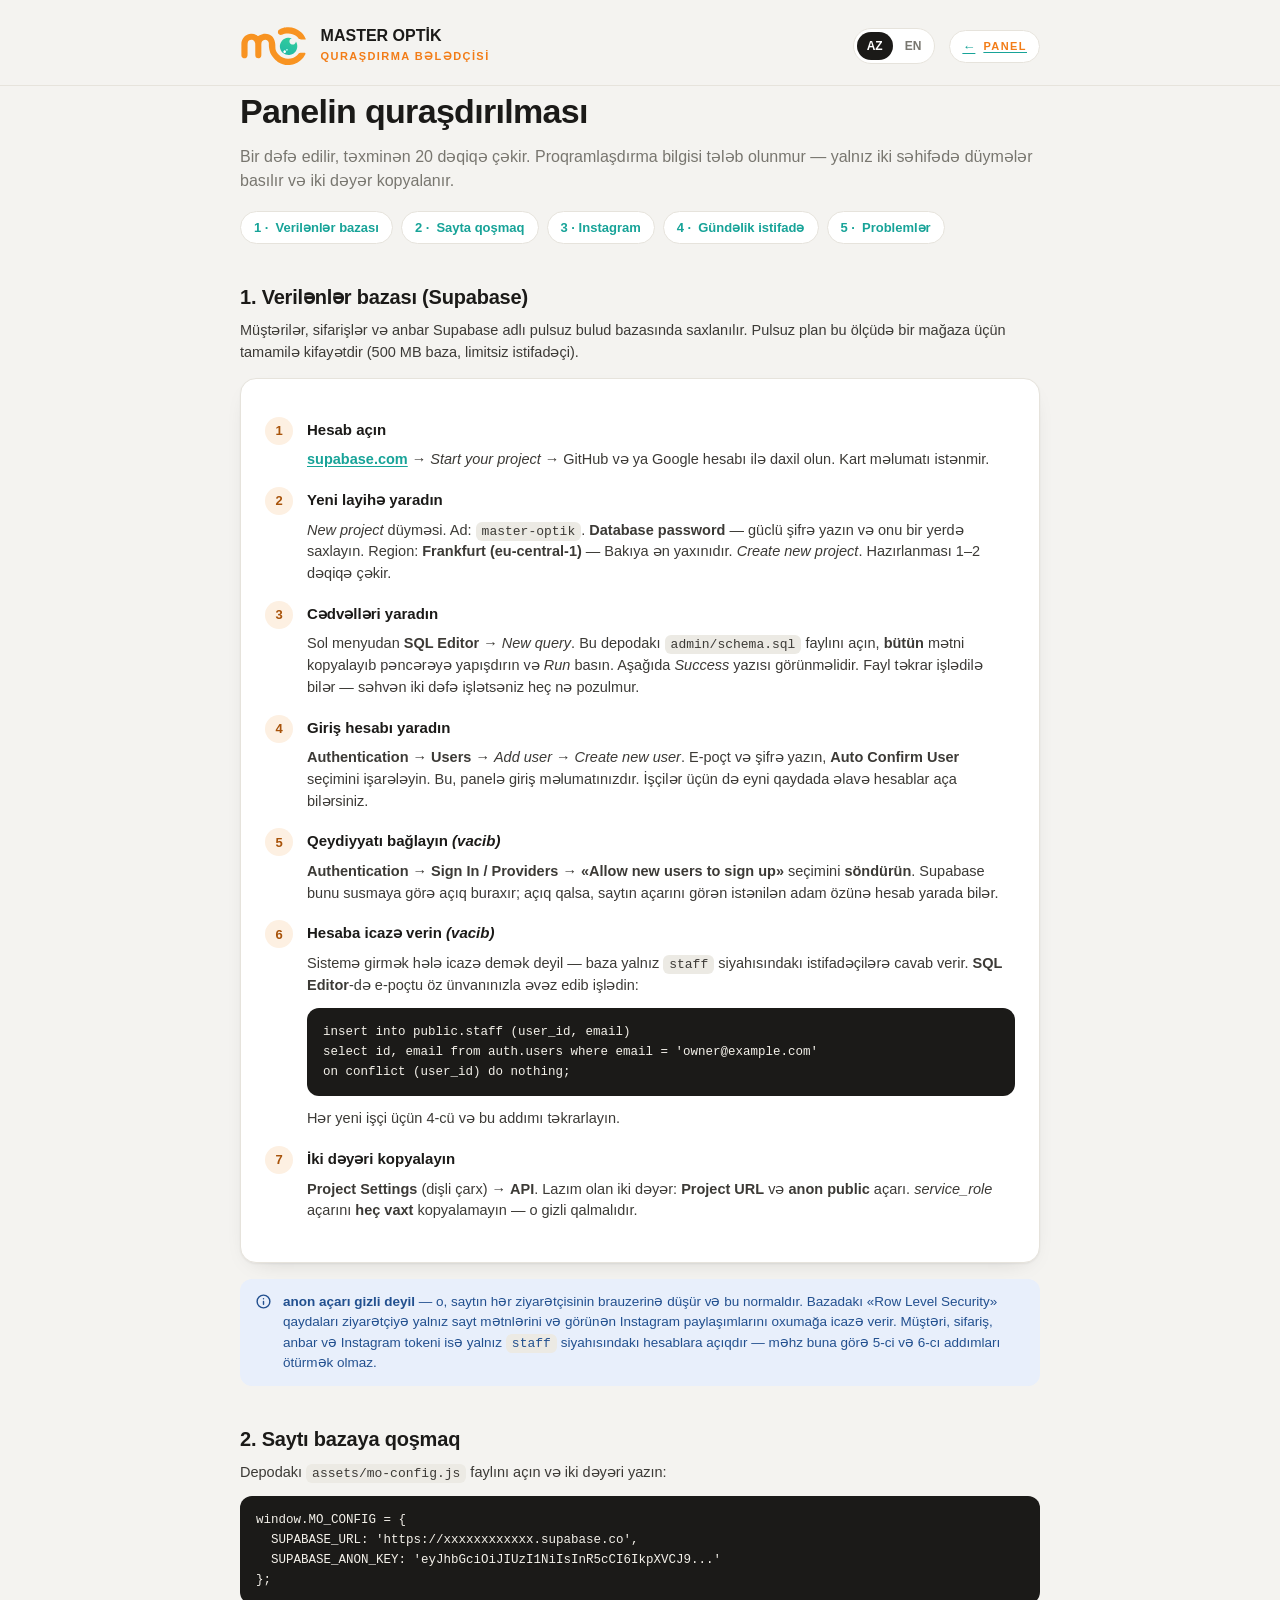
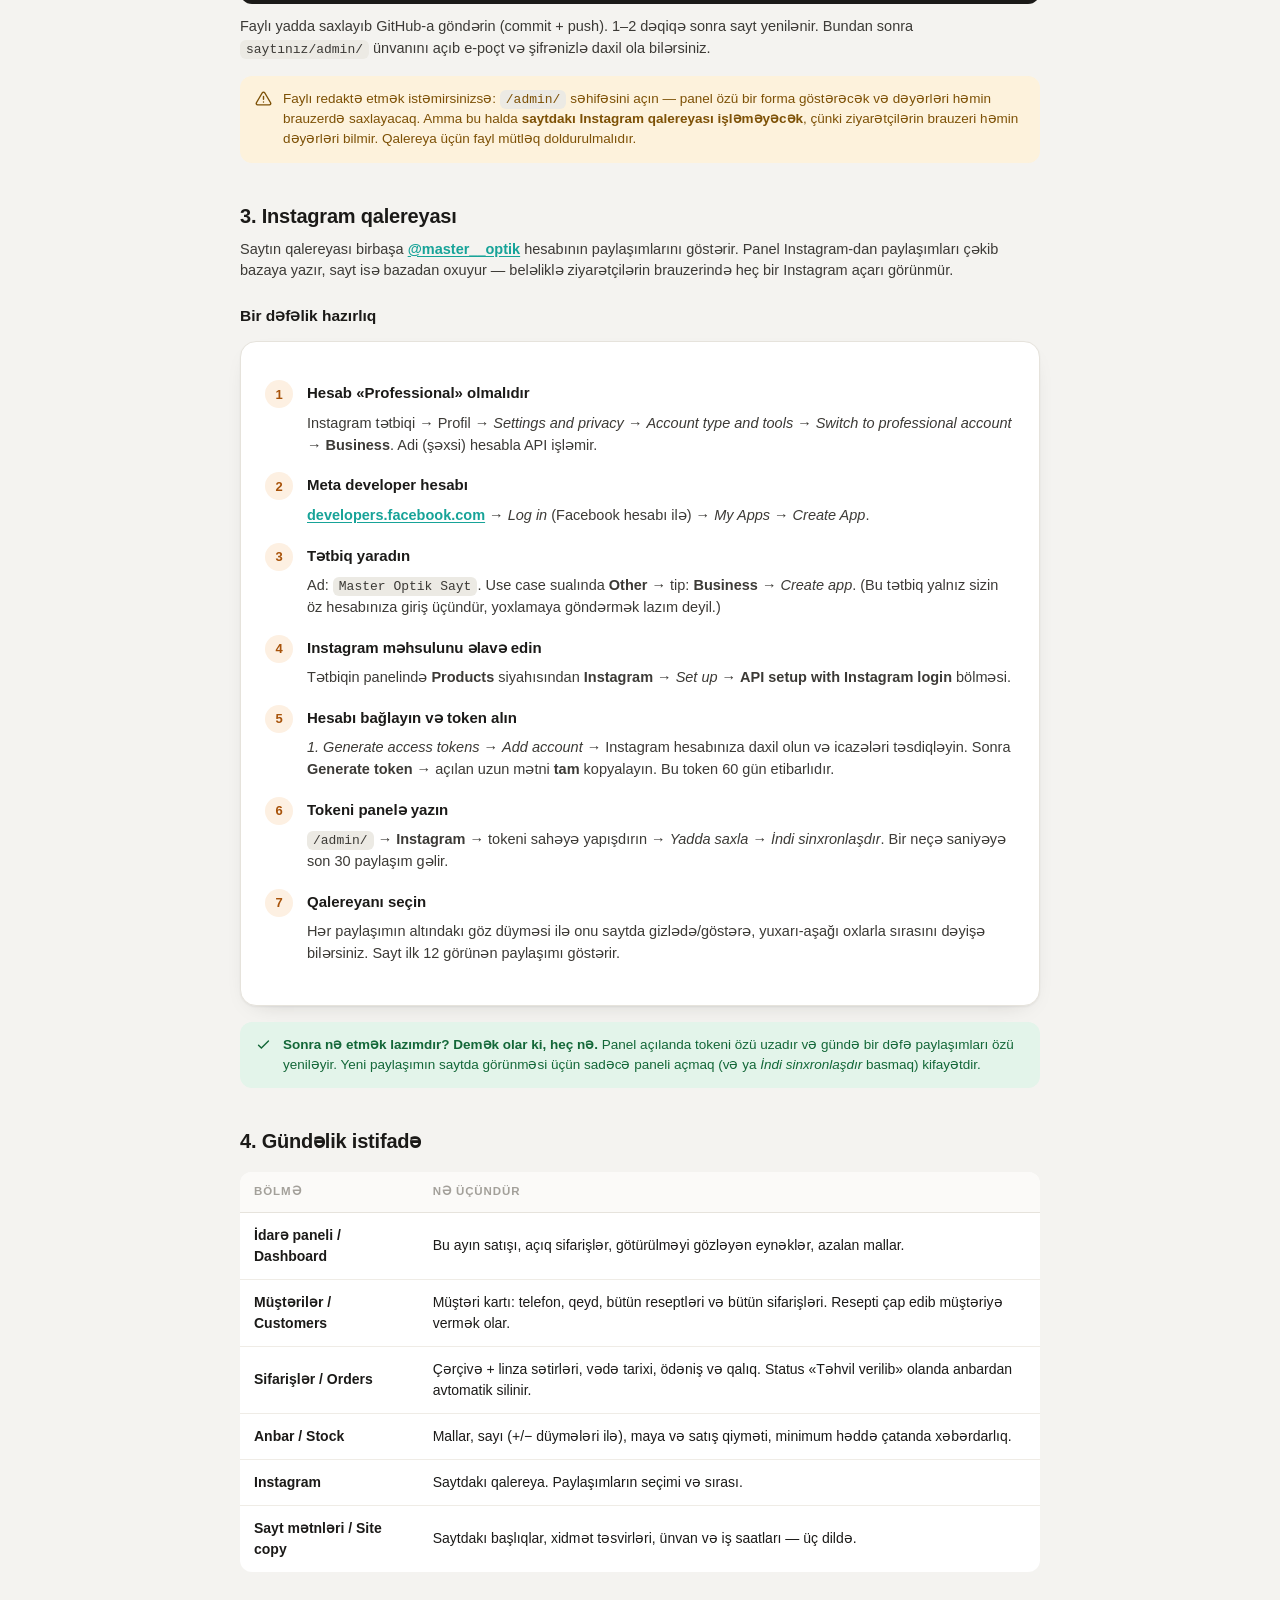
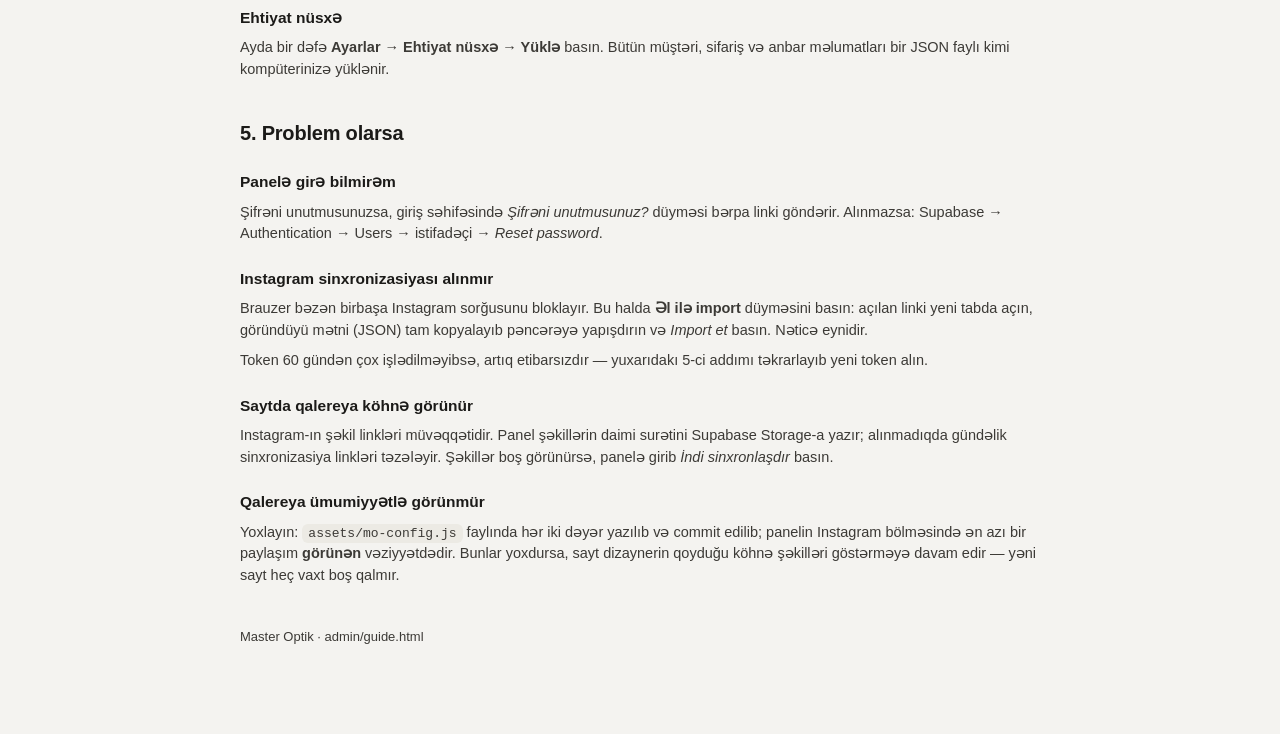
<file: admin/guide.html>
<!DOCTYPE html>
<html lang="az">
<head>
<meta charset="utf-8">
<meta name="viewport" content="width=device-width, initial-scale=1">
<title>Master Optik — Quraşdırma bələdçisi</title>
<link rel="icon" href="../images/logo.svg" type="image/svg+xml">
<link rel="stylesheet" href="admin.css">
<style>
  body{background:var(--bg)}
  .doc{max-width:840px;margin:0 auto;padding:0 20px 80px}
  .doc header{display:flex;align-items:center;gap:14px;padding:26px 0 18px}
  .doc header img{height:40px}
  .doc header b{font-weight:800;font-size:16px;display:block;line-height:1.2}
  .doc header span{font-size:11px;font-weight:800;letter-spacing:.13em;
    text-transform:uppercase;color:var(--orange)}
  .doc h1{font-size:clamp(24px,4vw,34px);font-weight:800;letter-spacing:-.02em;margin-bottom:8px}
  .doc h2{font-size:20px;font-weight:800;letter-spacing:-.01em;margin:38px 0 4px;
    scroll-margin-top:20px}
  .doc h3{font-size:15.5px;font-weight:800;margin:22px 0 6px}
  .doc p{margin:8px 0;color:var(--ink-2)}
  .doc .lead{font-size:16px;color:var(--muted);margin-bottom:8px}
  .doc ol,.doc ul{margin:10px 0 10px 20px;display:flex;flex-direction:column;gap:9px}
  .doc li{padding-left:4px}
  .doc code{background:#eceae4;border-radius:6px;padding:2px 6px;font-size:13px;
    font-family:ui-monospace,SFMono-Regular,Menlo,monospace}
  .doc pre{background:var(--ink);color:#f4f1ea;border-radius:var(--r);padding:14px 16px;
    overflow-x:auto;font-size:12.5px;line-height:1.6;margin:12px 0;
    font-family:ui-monospace,SFMono-Regular,Menlo,monospace}
  .doc a{color:var(--teal);font-weight:700;text-decoration:underline;text-underline-offset:2px}
  .doc .card{padding:22px 24px;margin:14px 0}
  .doc .step{counter-increment:s;position:relative;padding-left:42px;margin:18px 0}
  .doc .step::before{content:counter(s);position:absolute;left:0;top:-2px;width:28px;height:28px;
    border-radius:50%;background:var(--orange-soft);color:#a8530a;font-weight:800;font-size:13px;
    display:flex;align-items:center;justify-content:center}
  .doc .steps{counter-reset:s}
  /* only the step's own title is a block; bold words inside sentences stay inline */
  .doc .step > b{display:block;font-size:15px;margin-bottom:3px}
  .toc{display:flex;flex-wrap:wrap;gap:8px;margin:18px 0 6px}
  .toc a{text-decoration:none}
  .sticky{position:sticky;top:0;z-index:20;background:rgba(244,243,240,.9);
    backdrop-filter:blur(10px);border-bottom:1px solid var(--line)}
  [data-l]{display:none!important}
  html[lang="az"] [data-l="az"],html[lang="en"] [data-l="en"]{display:revert!important}
  /* step titles are <b> but must sit on their own line */
  html[lang="az"] .doc .step > b[data-l="az"],
  html[lang="en"] .doc .step > b[data-l="en"]{display:block!important}
  .doc table.tbl{background:var(--panel);border-radius:var(--r);overflow:hidden;margin:12px 0}
</style>
</head>
<body>

<div class="sticky">
  <div class="doc" style="padding-bottom:0">
    <header>
      <img src="../images/logo.svg" alt="">
      <div><b>MASTER OPTİK</b><span data-l="az">Quraşdırma bələdçisi</span><span data-l="en">Setup guide</span></div>
      <span class="spacer" style="flex:1"></span>
      <div class="langs" id="langs">
        <button data-lang="az" class="active">AZ</button>
        <button data-lang="en">EN</button>
      </div>
      <a class="btn sm" href="index.html">← <span data-l="az">Panel</span><span data-l="en">Panel</span></a>
    </header>
  </div>
</div>

<div class="doc">

  <h1 data-l="az">Panelin quraşdırılması</h1>
  <h1 data-l="en">Setting up the admin panel</h1>

  <p class="lead" data-l="az">Bir dəfə edilir, təxminən 20 dəqiqə çəkir. Proqramlaşdırma bilgisi tələb olunmur —
    yalnız iki səhifədə düymələr basılır və iki dəyər kopyalanır.</p>
  <p class="lead" data-l="en">A one-time job, about 20 minutes. No programming needed — you click through two
    websites and copy two values.</p>

  <div class="toc">
    <a class="chip" href="#supabase">1 · <span data-l="az">Verilənlər bazası</span><span data-l="en">Database</span></a>
    <a class="chip" href="#config">2 · <span data-l="az">Sayta qoşmaq</span><span data-l="en">Connect the site</span></a>
    <a class="chip" href="#instagram">3 · Instagram</a>
    <a class="chip" href="#daily">4 · <span data-l="az">Gündəlik istifadə</span><span data-l="en">Daily use</span></a>
    <a class="chip" href="#trouble">5 · <span data-l="az">Problemlər</span><span data-l="en">Troubleshooting</span></a>
  </div>

  <!-- ================= 1. SUPABASE ================= -->
  <h2 id="supabase">1. <span data-l="az">Verilənlər bazası (Supabase)</span><span data-l="en">The database (Supabase)</span></h2>

  <p data-l="az">Müştərilər, sifarişlər və anbar Supabase adlı pulsuz bulud bazasında saxlanılır.
    Pulsuz plan bu ölçüdə bir mağaza üçün tamamilə kifayətdir (500 MB baza, limitsiz istifadəçi).</p>
  <p data-l="en">Customers, orders and stock live in a free cloud database called Supabase. The free
    plan is more than enough for a shop this size (500 MB of data, unlimited users).</p>

  <div class="card steps">
    <div class="step">
      <b data-l="az">Hesab açın</b><b data-l="en">Create an account</b>
      <p data-l="az"><a href="https://supabase.com" target="_blank" rel="noopener">supabase.com</a> →
        <i>Start your project</i> → GitHub və ya Google hesabı ilə daxil olun. Kart məlumatı istənmir.</p>
      <p data-l="en"><a href="https://supabase.com" target="_blank" rel="noopener">supabase.com</a> →
        <i>Start your project</i> → sign in with GitHub or Google. No card required.</p>
    </div>
    <div class="step">
      <b data-l="az">Yeni layihə yaradın</b><b data-l="en">Create a project</b>
      <p data-l="az"><i>New project</i> düyməsi. Ad: <code>master-optik</code>.
        <b>Database password</b> — güclü şifrə yazın və onu bir yerdə saxlayın.
        Region: <b>Frankfurt (eu-central-1)</b> — Bakıya ən yaxınıdır. <i>Create new project</i>.
        Hazırlanması 1–2 dəqiqə çəkir.</p>
      <p data-l="en">Click <i>New project</i>. Name: <code>master-optik</code>.
        <b>Database password</b> — pick a strong one and store it somewhere safe.
        Region: <b>Frankfurt (eu-central-1)</b>, the closest to Baku. <i>Create new project</i>.
        It takes 1–2 minutes to build.</p>
    </div>
    <div class="step">
      <b data-l="az">Cədvəlləri yaradın</b><b data-l="en">Create the tables</b>
      <p data-l="az">Sol menyudan <b>SQL Editor</b> → <i>New query</i>. Bu depodakı
        <code>admin/schema.sql</code> faylını açın, <b>bütün</b> mətni kopyalayıb pəncərəyə yapışdırın və
        <i>Run</i> basın. Aşağıda <i>Success</i> yazısı görünməlidir. Fayl təkrar işlədilə bilər —
        səhvən iki dəfə işlətsəniz heç nə pozulmur.</p>
      <p data-l="en">In the left menu open <b>SQL Editor</b> → <i>New query</i>. Open
        <code>admin/schema.sql</code> from this repository, copy <b>all</b> of it into the editor and press
        <i>Run</i>. You should see <i>Success</i>. The file is safe to re-run — running it twice breaks nothing.</p>
    </div>
    <div class="step">
      <b data-l="az">Giriş hesabı yaradın</b><b data-l="en">Create your login</b>
      <p data-l="az"><b>Authentication</b> → <b>Users</b> → <i>Add user</i> → <i>Create new user</i>.
        E-poçt və şifrə yazın, <b>Auto Confirm User</b> seçimini işarələyin. Bu, panelə giriş məlumatınızdır.
        İşçilər üçün də eyni qaydada əlavə hesablar aça bilərsiniz.</p>
      <p data-l="en"><b>Authentication</b> → <b>Users</b> → <i>Add user</i> → <i>Create new user</i>.
        Enter an email and password and tick <b>Auto Confirm User</b>. That is your admin login.
        Add more users the same way for staff.</p>
    </div>
    <div class="step">
      <b data-l="az">Qeydiyyatı bağlayın <i>(vacib)</i></b><b data-l="en">Close public sign-ups <i>(important)</i></b>
      <p data-l="az"><b>Authentication</b> → <b>Sign In / Providers</b> → <b>«Allow new users to sign up»</b>
        seçimini <b>söndürün</b>. Supabase bunu susmaya görə açıq buraxır; açıq qalsa, saytın açarını
        görən istənilən adam özünə hesab yarada bilər.</p>
      <p data-l="en"><b>Authentication</b> → <b>Sign In / Providers</b> → turn
        <b>OFF</b> "Allow new users to sign up". Supabase leaves this on by default, and while it is on
        anyone who reads the site's public key can register an account for themselves.</p>
    </div>
    <div class="step">
      <b data-l="az">Hesaba icazə verin <i>(vacib)</i></b><b data-l="en">Grant the account access <i>(important)</i></b>
      <p data-l="az">Sistemə girmək hələ icazə demək deyil — baza yalnız <code>staff</code> siyahısındakı
        istifadəçilərə cavab verir. <b>SQL Editor</b>-də e-poçtu öz ünvanınızla əvəz edib işlədin:</p>
      <p data-l="en">Signing in is not the same as being allowed in — the database only answers to users
        on the <code>staff</code> list. In the <b>SQL Editor</b>, replace the address with your own and run:</p>
<pre>insert into public.staff (user_id, email)
select id, email from auth.users where email = 'owner@example.com'
on conflict (user_id) do nothing;</pre>
      <p data-l="az">Hər yeni işçi üçün 4-cü və bu addımı təkrarlayın.</p>
      <p data-l="en">Repeat step 4 and this step for each member of staff.</p>
    </div>
    <div class="step">
      <b data-l="az">İki dəyəri kopyalayın</b><b data-l="en">Copy the two values</b>
      <p data-l="az"><b>Project Settings</b> (dişli çarx) → <b>API</b>. Lazım olan iki dəyər:
        <b>Project URL</b> və <b>anon public</b> açarı. <i>service_role</i> açarını <b>heç vaxt</b>
        kopyalamayın — o gizli qalmalıdır.</p>
      <p data-l="en"><b>Project Settings</b> (the gear) → <b>API</b>. You need two values:
        the <b>Project URL</b> and the <b>anon public</b> key. <b>Never</b> copy the
        <i>service_role</i> key — that one must stay secret.</p>
    </div>
  </div>

  <div class="notice info" style="margin:16px 0">
    <svg viewBox="0 0 24 24" fill="none" stroke="currentColor" stroke-width="2" stroke-linecap="round"><circle cx="12" cy="12" r="9"/><path d="M12 16v-4M12 8h.01"/></svg>
    <div>
      <span data-l="az"><b>anon açarı gizli deyil</b> — o, saytın hər ziyarətçisinin brauzerinə düşür və
        bu normaldır. Bazadakı «Row Level Security» qaydaları ziyarətçiyə yalnız sayt mətnlərini və
        görünən Instagram paylaşımlarını oxumağa icazə verir. Müştəri, sifariş, anbar və Instagram
        tokeni isə yalnız <code>staff</code> siyahısındakı hesablara açıqdır — məhz buna görə 5-ci və
        6-cı addımları ötürmək olmaz.</span>
      <span data-l="en"><b>The anon key is not a secret</b> — it ships to every visitor's browser and that
        is by design. The database's Row Level Security rules let a visitor read only the website copy
        and the visible Instagram posts. Customers, orders, stock and the Instagram token are reachable
        only by accounts on the <code>staff</code> list — which is exactly why steps 5 and 6 cannot be
        skipped.</span>
    </div>
  </div>

  <!-- ================= 2. CONFIG ================= -->
  <h2 id="config">2. <span data-l="az">Saytı bazaya qoşmaq</span><span data-l="en">Connecting the website</span></h2>

  <p data-l="az">Depodakı <code>assets/mo-config.js</code> faylını açın və iki dəyəri yazın:</p>
  <p data-l="en">Open <code>assets/mo-config.js</code> in the repository and fill in the two values:</p>

<pre>window.MO_CONFIG = {
  SUPABASE_URL: 'https://xxxxxxxxxxxx.supabase.co',
  SUPABASE_ANON_KEY: 'eyJhbGciOiJIUzI1NiIsInR5cCI6IkpXVCJ9...'
};</pre>

  <p data-l="az">Faylı yadda saxlayıb GitHub-a göndərin (commit + push). 1–2 dəqiqə sonra sayt yenilənir.
    Bundan sonra <code>saytınız/admin/</code> ünvanını açıb e-poçt və şifrənizlə daxil ola bilərsiniz.</p>
  <p data-l="en">Save the file and push it to GitHub. The site redeploys in a minute or two. After that open
    <code>yoursite/admin/</code> and sign in with your email and password.</p>

  <div class="notice warn" style="margin:16px 0">
    <svg viewBox="0 0 24 24" fill="none" stroke="currentColor" stroke-width="2" stroke-linecap="round"><path d="M12 9v4M12 17h.01"/><path d="M10.3 3.9 2 18a2 2 0 0 0 1.7 3h16.6a2 2 0 0 0 1.7-3L13.7 3.9a2 2 0 0 0-3.4 0Z"/></svg>
    <div>
      <span data-l="az">Faylı redaktə etmək istəmirsinizsə: <code>/admin/</code> səhifəsini açın —
        panel özü bir forma göstərəcək və dəyərləri həmin brauzerdə saxlayacaq. Amma bu halda
        <b>saytdakı Instagram qalereyası işləməyəcək</b>, çünki ziyarətçilərin brauzeri həmin
        dəyərləri bilmir. Qalereya üçün fayl mütləq doldurulmalıdır.</span>
      <span data-l="en">If you would rather not edit the file: just open <code>/admin/</code> — the panel
        shows a form and stores the values in that browser. But then <b>the website gallery will not
        work</b>, because visitors' browsers do not have those values. For the gallery, the file must
        be filled in.</span>
    </div>
  </div>

  <!-- ================= 3. INSTAGRAM ================= -->
  <h2 id="instagram">3. <span data-l="az">Instagram qalereyası</span><span data-l="en">The Instagram gallery</span></h2>

  <p data-l="az">Saytın qalereyası birbaşa <a href="https://instagram.com/master__optik" target="_blank" rel="noopener">@master__optik</a>
    hesabının paylaşımlarını göstərir. Panel Instagram-dan paylaşımları çəkib bazaya yazır, sayt isə
    bazadan oxuyur — beləliklə ziyarətçilərin brauzerində heç bir Instagram açarı görünmür.</p>
  <p data-l="en">The website gallery shows the posts of
    <a href="https://instagram.com/master__optik" target="_blank" rel="noopener">@master__optik</a> itself.
    The panel pulls the posts from Instagram into the database and the website reads them from there,
    so no Instagram token is ever exposed to visitors.</p>

  <h3 data-l="az">Bir dəfəlik hazırlıq</h3>
  <h3 data-l="en">One-time preparation</h3>

  <div class="card steps">
    <div class="step">
      <b data-l="az">Hesab «Professional» olmalıdır</b><b data-l="en">The account must be Professional</b>
      <p data-l="az">Instagram tətbiqi → Profil → <i>Settings and privacy</i> → <i>Account type and tools</i> →
        <i>Switch to professional account</i> → <b>Business</b>. Adi (şəxsi) hesabla API işləmir.</p>
      <p data-l="en">Instagram app → Profile → <i>Settings and privacy</i> → <i>Account type and tools</i> →
        <i>Switch to professional account</i> → <b>Business</b>. The API does not work with a personal account.</p>
    </div>
    <div class="step">
      <b data-l="az">Meta developer hesabı</b><b data-l="en">Meta developer account</b>
      <p data-l="az"><a href="https://developers.facebook.com" target="_blank" rel="noopener">developers.facebook.com</a> →
        <i>Log in</i> (Facebook hesabı ilə) → <i>My Apps</i> → <i>Create App</i>.</p>
      <p data-l="en"><a href="https://developers.facebook.com" target="_blank" rel="noopener">developers.facebook.com</a> →
        <i>Log in</i> with a Facebook account → <i>My Apps</i> → <i>Create App</i>.</p>
    </div>
    <div class="step">
      <b data-l="az">Tətbiq yaradın</b><b data-l="en">Create the app</b>
      <p data-l="az">Ad: <code>Master Optik Sayt</code>. Use case sualında <b>Other</b> → tip: <b>Business</b> →
        <i>Create app</i>. (Bu tətbiq yalnız sizin öz hesabınıza giriş üçündür, yoxlamaya göndərmək lazım deyil.)</p>
      <p data-l="en">Name it <code>Master Optik Site</code>. For the use case pick <b>Other</b> → type
        <b>Business</b> → <i>Create app</i>. (This app only reads your own account; it never needs App Review.)</p>
    </div>
    <div class="step">
      <b data-l="az">Instagram məhsulunu əlavə edin</b><b data-l="en">Add the Instagram product</b>
      <p data-l="az">Tətbiqin panelində <b>Products</b> siyahısından <b>Instagram</b> → <i>Set up</i> →
        <b>API setup with Instagram login</b> bölməsi.</p>
      <p data-l="en">In the app dashboard find <b>Instagram</b> in the product list → <i>Set up</i> →
        the <b>API setup with Instagram login</b> section.</p>
    </div>
    <div class="step">
      <b data-l="az">Hesabı bağlayın və token alın</b><b data-l="en">Connect the account and generate a token</b>
      <p data-l="az"><i>1. Generate access tokens</i> → <i>Add account</i> → Instagram hesabınıza daxil olun və
        icazələri təsdiqləyin. Sonra <b>Generate token</b> → açılan uzun mətni <b>tam</b> kopyalayın.
        Bu token 60 gün etibarlıdır.</p>
      <p data-l="en">Under <i>1. Generate access tokens</i> click <i>Add account</i>, log into your Instagram
        account and approve the permissions. Then press <b>Generate token</b> and copy the long string in
        <b>full</b>. The token is valid for 60 days.</p>
    </div>
    <div class="step">
      <b data-l="az">Tokeni panelə yazın</b><b data-l="en">Paste the token into the panel</b>
      <p data-l="az"><code>/admin/</code> → <b>Instagram</b> → tokeni sahəyə yapışdırın → <i>Yadda saxla</i> →
        <i>İndi sinxronlaşdır</i>. Bir neçə saniyəyə son 30 paylaşım gəlir.</p>
      <p data-l="en"><code>/admin/</code> → <b>Instagram</b> → paste the token → <i>Save</i> →
        <i>Sync now</i>. The last 30 posts arrive within a few seconds.</p>
    </div>
    <div class="step">
      <b data-l="az">Qalereyanı seçin</b><b data-l="en">Curate the gallery</b>
      <p data-l="az">Hər paylaşımın altındakı göz düyməsi ilə onu saytda gizlədə/göstərə, yuxarı-aşağı
        oxlarla sırasını dəyişə bilərsiniz. Sayt ilk 12 görünən paylaşımı göstərir.</p>
      <p data-l="en">The eye button hides or shows a post on the website; the arrows change its order.
        The website shows the first 12 visible posts.</p>
    </div>
  </div>

  <div class="notice good" style="margin:16px 0">
    <svg viewBox="0 0 24 24" fill="none" stroke="currentColor" stroke-width="2" stroke-linecap="round"><path d="m5 13 4 4L19 7"/></svg>
    <div>
      <span data-l="az"><b>Sonra nə etmək lazımdır? Demək olar ki, heç nə.</b> Panel açılanda tokeni özü
        uzadır və gündə bir dəfə paylaşımları özü yeniləyir. Yeni paylaşımın saytda görünməsi üçün
        sadəcə paneli açmaq (və ya <i>İndi sinxronlaşdır</i> basmaq) kifayətdir.</span>
      <span data-l="en"><b>What next? Almost nothing.</b> The panel refreshes the token by itself and
        re-syncs the posts once a day whenever it is opened. To get a new post onto the site, just open
        the panel — or press <i>Sync now</i>.</span>
    </div>
  </div>

  <!-- ================= 4. DAILY ================= -->
  <h2 id="daily">4. <span data-l="az">Gündəlik istifadə</span><span data-l="en">Daily use</span></h2>

  <div class="table-wrap"><table class="tbl">
    <thead><tr>
      <th data-l="az">Bölmə</th><th data-l="en">Section</th>
      <th data-l="az">Nə üçündür</th><th data-l="en">What it is for</th>
    </tr></thead>
    <tbody>
      <tr><td class="strong">İdarə paneli / Dashboard</td>
        <td><span data-l="az">Bu ayın satışı, açıq sifarişlər, götürülməyi gözləyən eynəklər, azalan mallar.</span>
            <span data-l="en">Sales this month, open orders, glasses waiting for pickup, low stock.</span></td></tr>
      <tr><td class="strong">Müştərilər / Customers</td>
        <td><span data-l="az">Müştəri kartı: telefon, qeyd, bütün reseptləri və bütün sifarişləri.
            Resepti çap edib müştəriyə vermək olar.</span>
            <span data-l="en">Customer card: phone, notes, every prescription and every order.
            A prescription can be printed and handed to the customer.</span></td></tr>
      <tr><td class="strong">Sifarişlər / Orders</td>
        <td><span data-l="az">Çərçivə + linza sətirləri, vədə tarixi, ödəniş və qalıq.
            Status «Təhvil verilib» olanda anbardan avtomatik silinir.</span>
            <span data-l="en">Frame + lens lines, promised date, paid and balance.
            Setting the status to Delivered deducts the items from stock automatically.</span></td></tr>
      <tr><td class="strong">Anbar / Stock</td>
        <td><span data-l="az">Mallar, sayı (+/− düymələri ilə), maya və satış qiyməti, minimum həddə çatanda
            xəbərdarlıq.</span>
            <span data-l="en">Products, quantity (with +/− buttons), cost and sale price, a warning when
            the minimum is reached.</span></td></tr>
      <tr><td class="strong">Instagram</td>
        <td><span data-l="az">Saytdakı qalereya. Paylaşımların seçimi və sırası.</span>
            <span data-l="en">The website gallery: which posts show and in what order.</span></td></tr>
      <tr><td class="strong">Sayt mətnləri / Site copy</td>
        <td><span data-l="az">Saytdakı başlıqlar, xidmət təsvirləri, ünvan və iş saatları — üç dildə.</span>
            <span data-l="en">Headlines, service descriptions, address and opening hours — in all three languages.</span></td></tr>
    </tbody>
  </table></div>

  <h3 data-l="az">Ehtiyat nüsxə</h3>
  <h3 data-l="en">Backups</h3>
  <p data-l="az">Ayda bir dəfə <b>Ayarlar → Ehtiyat nüsxə → Yüklə</b> basın. Bütün müştəri, sifariş və
    anbar məlumatları bir JSON faylı kimi kompüterinizə yüklənir.</p>
  <p data-l="en">Once a month press <b>Settings → Backup → Download</b>. All customers, orders and stock
    are saved to your computer as a single JSON file.</p>

  <!-- ================= 5. TROUBLE ================= -->
  <h2 id="trouble">5. <span data-l="az">Problem olarsa</span><span data-l="en">Troubleshooting</span></h2>

  <h3 data-l="az">Panelə girə bilmirəm</h3>
  <h3 data-l="en">I cannot sign in</h3>
  <p data-l="az">Şifrəni unutmusunuzsa, giriş səhifəsində <i>Şifrəni unutmusunuz?</i> düyməsi bərpa linki
    göndərir. Alınmazsa: Supabase → Authentication → Users → istifadəçi → <i>Reset password</i>.</p>
  <p data-l="en">Use <i>Forgot your password?</i> on the sign-in screen. If that fails:
    Supabase → Authentication → Users → the user → <i>Reset password</i>.</p>

  <h3 data-l="az">Instagram sinxronizasiyası alınmır</h3>
  <h3 data-l="en">Instagram sync fails</h3>
  <p data-l="az">Brauzer bəzən birbaşa Instagram sorğusunu bloklayır. Bu halda <b>Əl ilə import</b>
    düyməsini basın: açılan linki yeni tabda açın, göründüyü mətni (JSON) tam kopyalayıb pəncərəyə
    yapışdırın və <i>Import et</i> basın. Nəticə eynidir.</p>
  <p data-l="en">Some browsers block the direct call to Instagram. Press <b>Manual import</b>: open the link
    it shows in a new tab, copy the JSON text you see there, paste it back and press <i>Import</i>.
    The result is identical.</p>
  <p data-l="az">Token 60 gündən çox işlədilməyibsə, artıq etibarsızdır — yuxarıdakı 5-ci addımı
    təkrarlayıb yeni token alın.</p>
  <p data-l="en">If the token has not been used for more than 60 days it has expired — repeat step 5 above
    to generate a new one.</p>

  <h3 data-l="az">Saytda qalereya köhnə görünür</h3>
  <h3 data-l="en">The website gallery looks stale</h3>
  <p data-l="az">Instagram-ın şəkil linkləri müvəqqətidir. Panel şəkillərin daimi surətini Supabase
    Storage-a yazır; alınmadıqda gündəlik sinxronizasiya linkləri təzələyir. Şəkillər boş görünürsə,
    panelə girib <i>İndi sinxronlaşdır</i> basın.</p>
  <p data-l="en">Instagram's image links are temporary. The panel mirrors the images into Supabase Storage;
    where that is not possible the daily sync refreshes the links instead. If images look blank, open the
    panel and press <i>Sync now</i>.</p>

  <h3 data-l="az">Qalereya ümumiyyətlə görünmür</h3>
  <h3 data-l="en">No gallery at all</h3>
  <p data-l="az">Yoxlayın: <code>assets/mo-config.js</code> faylında hər iki dəyər yazılıb və commit edilib;
    panelin Instagram bölməsində ən azı bir paylaşım <b>görünən</b> vəziyyətdədir. Bunlar yoxdursa,
    sayt dizaynerin qoyduğu köhnə şəkilləri göstərməyə davam edir — yəni sayt heç vaxt boş qalmır.</p>
  <p data-l="en">Check that both values in <code>assets/mo-config.js</code> are filled in and committed, and
    that at least one post is <b>visible</b> in the panel's Instagram section. Until then the site keeps
    showing the designer's original photos — it never ends up empty.</p>

  <p style="margin-top:40px" class="small faint">Master Optik · admin/guide.html</p>
</div>

<script>
  var langs = document.getElementById('langs');
  function setLang(l) {
    document.documentElement.lang = l;
    Array.prototype.forEach.call(langs.children, function (b) {
      b.classList.toggle('active', b.dataset.lang === l);
    });
    try { localStorage.setItem('mo_admin_lang', l); } catch (e) {}
  }
  langs.addEventListener('click', function (e) {
    var b = e.target.closest('button'); if (b) setLang(b.dataset.lang);
  });
  var saved = 'az';
  try { saved = localStorage.getItem('mo_admin_lang') || 'az'; } catch (e) {}
  setLang(saved === 'en' ? 'en' : 'az');
</script>

</body>
</html>
</file>
<file: admin/admin.css>
/* =====================================================================
   Master Optik — admin / CRM design system
   Neutral dashboard UI, Master Optik warm neutrals + orange/teal accents.
   ===================================================================== */

:root{
  --orange:#f27c17; --orange-2:#f7962b; --orange-soft:#fdf0e2;
  --teal:#17a398;   --teal-soft:#e4f5f2;
  --ink:#1b1a18; --ink-2:#3c3a36; --muted:#78766f; --faint:#a3a09a;
  --bg:#f4f3f0; --panel:#fff; --panel-2:#fbfaf8;
  --line:#e6e3dc; --line-2:#efece6;
  --green:#1f9254; --green-soft:#e3f4ea;
  --red:#cf3a3a;   --red-soft:#fbe8e8;
  --amber:#b8770a; --amber-soft:#fdf2dc;
  --blue:#2f6ecb;  --blue-soft:#e8effb;
  --r-sm:8px; --r:12px; --r-lg:16px; --r-xl:22px;
  --shadow:0 1px 2px rgba(28,26,23,.05), 0 8px 24px -16px rgba(28,26,23,.28);
  --shadow-lg:0 24px 60px -28px rgba(28,26,23,.45);
  --sidebar:248px;
  color-scheme:light;
}

*{margin:0;padding:0;box-sizing:border-box}
html,body{height:100%}
body{
  font-family:'Manrope',-apple-system,BlinkMacSystemFont,'Segoe UI',Roboto,sans-serif;
  background:var(--bg); color:var(--ink); line-height:1.5; font-size:14.5px;
  -webkit-font-smoothing:antialiased;
}
a{color:inherit;text-decoration:none}
button,input,select,textarea{font:inherit;color:inherit}
svg{display:block}
[hidden]{display:none!important}
::selection{background:var(--orange-soft)}

/* ---------------- utility ------------------------------------------ */
.row{display:flex;align-items:center;gap:10px}
.row.wrap{flex-wrap:wrap}
.spacer{flex:1}
.muted{color:var(--muted)}
.faint{color:var(--faint)}
.small{font-size:13px}
.tabular{font-variant-numeric:tabular-nums}
.nowrap{white-space:nowrap}
.right{text-align:right}
.center{text-align:center}
.stack{display:flex;flex-direction:column;gap:14px}

/* ---------------- buttons ------------------------------------------ */
.btn{
  display:inline-flex;align-items:center;justify-content:center;gap:8px;
  border:1px solid var(--line);background:var(--panel);color:var(--ink-2);
  font-weight:700;font-size:14px;padding:9px 15px;border-radius:999px;
  cursor:pointer;transition:.16s ease;white-space:nowrap;
}
.btn:hover{border-color:#d8d4cb;background:var(--panel-2);transform:translateY(-1px)}
.btn:active{transform:none}
.btn svg{width:16px;height:16px;stroke-width:2}
.btn.primary{
  background:linear-gradient(135deg,var(--orange),var(--orange-2));
  border-color:transparent;color:#fff;box-shadow:0 8px 20px -12px rgba(242,124,23,.9);
}
.btn.primary:hover{filter:brightness(1.04)}
.btn.ghost{background:transparent;border-color:transparent;color:var(--muted)}
.btn.ghost:hover{background:#ecebe6;color:var(--ink)}
.btn.danger{color:var(--red);border-color:#f0d8d8;background:var(--red-soft)}
.btn.danger:hover{background:#f7dede}
.btn.sm{padding:6px 12px;font-size:13px}
.btn.icon{padding:8px;border-radius:10px}
.btn.icon svg{width:17px;height:17px}
.btn:disabled{opacity:.5;cursor:not-allowed;transform:none}

/* ---------------- form controls ------------------------------------ */
.field{display:flex;flex-direction:column;gap:6px;min-width:0}
.field > label{font-size:12.5px;font-weight:700;color:var(--muted);letter-spacing:.01em}
.input,.select,.textarea{
  width:100%;background:var(--panel);border:1px solid var(--line);
  border-radius:var(--r);padding:10px 12px;transition:.16s ease;
}
.input:hover,.select:hover,.textarea:hover{border-color:#d8d4cb}
.input:focus,.select:focus,.textarea:focus{
  outline:none;border-color:var(--orange);box-shadow:0 0 0 3px var(--orange-soft);
}
.textarea{resize:vertical;min-height:82px;line-height:1.5}
.select{appearance:none;cursor:pointer;padding-right:34px;
  background-image:url("data:image/svg+xml,%3Csvg xmlns='http://www.w3.org/2000/svg' viewBox='0 0 24 24' fill='none' stroke='%2378766f' stroke-width='2.2' stroke-linecap='round'%3E%3Cpath d='m6 9 6 6 6-6'/%3E%3C/svg%3E");
  background-repeat:no-repeat;background-position:right 10px center;background-size:15px;
}
.grid-2{display:grid;grid-template-columns:1fr 1fr;gap:14px}
.grid-3{display:grid;grid-template-columns:repeat(3,1fr);gap:14px}
.grid-4{display:grid;grid-template-columns:repeat(4,1fr);gap:14px}
/* grid items default to min-width:auto, so a wide table inside a card would
   push the whole column — and the page — wider than the screen */
.grid-2>*,.grid-3>*,.grid-4>*,.kpis>*{min-width:0}

.search{position:relative;flex:1;min-width:180px;max-width:420px}
.search svg{position:absolute;left:12px;top:50%;transform:translateY(-50%);
  width:16px;height:16px;stroke:var(--faint);pointer-events:none}
.search input{padding-left:36px;border-radius:999px}

/* ---------------- app shell ---------------------------------------- */
.app{display:flex;min-height:100vh}

.sidebar{
  width:var(--sidebar);flex:none;background:var(--panel);
  border-right:1px solid var(--line);display:flex;flex-direction:column;
  position:sticky;top:0;height:100vh;z-index:40;
}
.sidebar .brand{display:flex;align-items:center;gap:11px;padding:20px 20px 16px}
.sidebar .brand img{height:34px;width:auto}
.sidebar .brand b{font-weight:800;font-size:15.5px;letter-spacing:.01em;line-height:1.15}
.sidebar .brand span{display:block;font-size:11px;font-weight:800;letter-spacing:.13em;
  text-transform:uppercase;color:var(--orange)}
.nav{display:flex;flex-direction:column;gap:2px;padding:8px 12px;overflow-y:auto;flex:1}
.nav .group{font-size:11px;font-weight:800;letter-spacing:.12em;text-transform:uppercase;
  color:var(--faint);padding:16px 10px 6px}
.nav a{
  display:flex;align-items:center;gap:11px;padding:10px 12px;border-radius:11px;
  font-weight:700;color:var(--ink-2);font-size:14px;transition:.15s ease;position:relative;
}
.nav a svg{width:18px;height:18px;stroke:var(--muted);stroke-width:1.9;flex:none}
.nav a:hover{background:#f1efe9}
.nav a.active{background:var(--orange-soft);color:#a8530a}
.nav a.active svg{stroke:var(--orange)}
.nav a .count{margin-left:auto;font-size:11.5px;font-weight:800;background:#ecebe6;
  color:var(--muted);border-radius:999px;padding:2px 8px;min-width:22px;text-align:center}
.nav a.active .count{background:#fff;color:var(--orange)}
.sidebar .foot{border-top:1px solid var(--line-2);padding:12px}
.who{display:flex;align-items:center;gap:10px;padding:8px 10px;border-radius:11px}
.who .av{width:32px;height:32px;border-radius:50%;flex:none;display:flex;align-items:center;
  justify-content:center;font-weight:800;font-size:13px;color:#fff;
  background:linear-gradient(135deg,var(--teal),#0f8f7e)}
.who .meta{min-width:0}
.who .meta b{display:block;font-size:13px;font-weight:700;overflow:hidden;
  text-overflow:ellipsis;white-space:nowrap}
.who .meta span{font-size:11.5px;color:var(--faint)}

.main{flex:1;min-width:0;display:flex;flex-direction:column}
.topbar{
  position:sticky;top:0;z-index:30;display:flex;align-items:center;gap:12px;
  padding:12px 24px;background:rgba(244,243,240,.86);backdrop-filter:blur(12px);
  border-bottom:1px solid var(--line);
}
.topbar h1{font-size:19px;font-weight:800;letter-spacing:-.01em}
.burger{display:none}
.langs{display:flex;gap:2px;background:var(--panel);border:1px solid var(--line);
  border-radius:999px;padding:3px}
.langs button{border:0;background:transparent;font-weight:800;font-size:12px;
  color:var(--muted);padding:5px 10px;border-radius:999px;cursor:pointer;transition:.15s}
.langs button.active{background:var(--ink);color:#fff}
.content{padding:24px;max-width:1360px;width:100%;margin:0 auto;flex:1}

/* ---------------- cards, panels ------------------------------------ */
.card{background:var(--panel);border:1px solid var(--line);border-radius:var(--r-lg);
  box-shadow:var(--shadow)}
.card .head{display:flex;align-items:center;gap:12px;padding:16px 18px;
  border-bottom:1px solid var(--line-2)}
.card .head h2{font-size:15.5px;font-weight:800}
.card .head .sub{font-size:12.5px;color:var(--muted)}
.card .body{padding:18px}
.card .body.flush{padding:0}

.kpis{display:grid;grid-template-columns:repeat(4,1fr);gap:16px;margin-bottom:20px}
.kpi{background:var(--panel);border:1px solid var(--line);border-radius:var(--r-lg);
  padding:17px 18px;box-shadow:var(--shadow);position:relative;overflow:hidden}
.kpi .ico{width:34px;height:34px;border-radius:10px;display:flex;align-items:center;
  justify-content:center;margin-bottom:12px}
.kpi .ico svg{width:18px;height:18px;stroke-width:2}
.kpi .label{font-size:12.5px;font-weight:700;color:var(--muted)}
.kpi .value{font-size:27px;font-weight:800;letter-spacing:-.02em;line-height:1.15;
  margin-top:2px;font-variant-numeric:tabular-nums}
.kpi .hint{font-size:12px;color:var(--faint);margin-top:4px}
.kpi.o .ico{background:var(--orange-soft);color:var(--orange)}
.kpi.t .ico{background:var(--teal-soft);color:var(--teal)}
.kpi.g .ico{background:var(--green-soft);color:var(--green)}
.kpi.r .ico{background:var(--red-soft);color:var(--red)}

/* ---------------- tables ------------------------------------------- */
.table-wrap{overflow-x:auto}
table.tbl{width:100%;border-collapse:collapse;font-size:14px}
table.tbl th{
  text-align:left;font-size:11.5px;font-weight:800;letter-spacing:.08em;
  text-transform:uppercase;color:var(--faint);padding:11px 14px;
  border-bottom:1px solid var(--line);white-space:nowrap;background:var(--panel-2);
}
table.tbl td{padding:12px 14px;border-bottom:1px solid var(--line-2);vertical-align:middle}
table.tbl tbody tr{transition:background .13s}
table.tbl tbody tr:hover{background:var(--panel-2)}
table.tbl tbody tr.clickable{cursor:pointer}
table.tbl tbody tr:last-child td{border-bottom:0}
table.tbl .strong{font-weight:700}
.empty{padding:52px 20px;text-align:center;color:var(--muted)}
.empty svg{width:38px;height:38px;stroke:var(--faint);stroke-width:1.5;margin:0 auto 12px}
.empty b{display:block;font-size:15px;color:var(--ink-2);margin-bottom:4px}

/* ---------------- badges / pills ----------------------------------- */
.badge{display:inline-flex;align-items:center;gap:6px;font-size:12px;font-weight:800;
  padding:4px 10px;border-radius:999px;white-space:nowrap;letter-spacing:.01em}
.badge::before{content:'';width:6px;height:6px;border-radius:50%;background:currentColor}
.badge.new{background:var(--blue-soft);color:var(--blue)}
.badge.ordered{background:var(--amber-soft);color:var(--amber)}
.badge.in_lab{background:#efe7fb;color:#6b3fc4}
.badge.ready{background:var(--green-soft);color:var(--green)}
.badge.delivered{background:#eceae5;color:var(--muted)}
.badge.cancelled{background:var(--red-soft);color:var(--red)}
.badge.low{background:var(--red-soft);color:var(--red)}
.badge.ok{background:var(--green-soft);color:var(--green)}
.chip{display:inline-flex;align-items:center;gap:7px;background:var(--panel);
  border:1px solid var(--line);border-radius:999px;padding:6px 13px;font-size:13px;
  font-weight:700;cursor:pointer;transition:.15s;color:var(--muted)}
.chip:hover{border-color:#d8d4cb;color:var(--ink-2)}
.chip.active{background:var(--ink);border-color:var(--ink);color:#fff}
.chip .n{font-size:11.5px;opacity:.75}
.chips{display:flex;gap:8px;flex-wrap:wrap}

/* ---------------- drawer / modal ----------------------------------- */
.scrim{position:fixed;inset:0;background:rgba(24,22,19,.42);backdrop-filter:blur(2px);
  z-index:60;opacity:0;animation:fade .18s ease forwards}
@keyframes fade{to{opacity:1}}
.modal{
  position:fixed;z-index:70;background:var(--panel);box-shadow:var(--shadow-lg);
  display:flex;flex-direction:column;
}
.modal.pop{
  left:50%;top:50%;transform:translate(-50%,-50%);width:min(680px,calc(100vw - 32px));
  max-height:min(88vh,900px);border-radius:var(--r-xl);
  animation:pop .2s cubic-bezier(.2,.9,.3,1.2);
}
@keyframes pop{from{opacity:0;transform:translate(-50%,-46%) scale(.97)}}
.modal.side{
  right:0;top:0;height:100vh;width:min(560px,100vw);border-left:1px solid var(--line);
  animation:slide .22s cubic-bezier(.2,.8,.3,1);
}
@keyframes slide{from{transform:translateX(24px);opacity:.4}}
.modal .m-head{display:flex;align-items:flex-start;gap:12px;padding:18px 20px;
  border-bottom:1px solid var(--line-2)}
.modal .m-head h3{font-size:17px;font-weight:800;letter-spacing:-.01em}
.modal .m-head .sub{font-size:12.5px;color:var(--muted);margin-top:2px}
.modal .m-body{padding:20px;overflow-y:auto;flex:1;display:flex;flex-direction:column;gap:16px}
.modal .m-foot{display:flex;align-items:center;gap:10px;padding:14px 20px;
  border-top:1px solid var(--line-2);background:var(--panel-2);
  border-radius:0 0 var(--r-xl) var(--r-xl)}
.modal.side .m-foot{border-radius:0}

.section-label{font-size:11.5px;font-weight:800;letter-spacing:.1em;text-transform:uppercase;
  color:var(--faint);margin-bottom:-4px}

/* ---------------- prescription table ------------------------------- */
.rx{width:100%;border-collapse:separate;border-spacing:0;font-size:14px}
.rx th{font-size:11px;font-weight:800;letter-spacing:.08em;text-transform:uppercase;
  color:var(--faint);padding:6px 8px;text-align:center}
.rx td{padding:4px}
.rx .eye{font-weight:800;color:var(--muted);text-align:center;font-size:12.5px;width:46px}
.rx input{text-align:center;padding:8px 6px}

/* ---------------- instagram grid ----------------------------------- */
.ig-grid{display:grid;grid-template-columns:repeat(auto-fill,minmax(180px,1fr));gap:14px}
.ig-card{border:1px solid var(--line);border-radius:var(--r);overflow:hidden;
  background:var(--panel);display:flex;flex-direction:column}
.ig-card .ph{aspect-ratio:1;background:#eceae5 center/cover no-repeat;position:relative}
.ig-card.hidden-post .ph{filter:grayscale(1);opacity:.45}
.ig-card .cap{padding:9px 11px;font-size:12px;color:var(--muted);line-height:1.4;
  display:-webkit-box;-webkit-line-clamp:2;-webkit-box-orient:vertical;overflow:hidden;
  min-height:46px}
.ig-card .acts{display:flex;gap:4px;padding:8px 9px;border-top:1px solid var(--line-2);
  background:var(--panel-2)}
.ig-card .type{position:absolute;top:8px;left:8px;background:rgba(12,12,14,.6);color:#fff;
  border-radius:7px;padding:3px 7px;font-size:10.5px;font-weight:800;letter-spacing:.04em}

/* ---------------- content editor ----------------------------------- */
.cms-row{display:grid;grid-template-columns:190px 1fr;gap:16px;padding:16px 0;
  border-bottom:1px solid var(--line-2)}
.cms-row:last-child{border-bottom:0}
.cms-row .k b{display:block;font-size:13.5px;font-weight:700}
.cms-row .k code{font-size:11.5px;color:var(--faint);word-break:break-all}
.langtabs{display:flex;gap:4px;margin-bottom:8px}
.langtabs button{border:1px solid var(--line);background:var(--panel);border-radius:8px;
  padding:4px 11px;font-size:11.5px;font-weight:800;color:var(--muted);cursor:pointer}
.langtabs button.active{background:var(--ink);border-color:var(--ink);color:#fff}

/* ---------------- onboarding --------------------------------------- */
.ob-card{border-color:#f2ddc2;background:linear-gradient(180deg,#fffaf3,var(--panel) 70%)}
.ob-progress{font-size:13px;font-weight:700;color:var(--muted);
  background:var(--panel);border:1px solid var(--line);border-radius:999px;padding:6px 13px}
.ob-progress b{color:var(--orange);font-size:14px}
.ob-list{display:flex;flex-direction:column;gap:8px}
.ob-item{display:flex;align-items:center;gap:12px;padding:11px 13px;background:var(--panel);
  border:1px solid var(--line);border-radius:var(--r)}
.ob-item .tick{width:30px;height:30px;flex:none;border-radius:50%;display:flex;
  align-items:center;justify-content:center;background:var(--orange-soft);color:var(--orange)}
.ob-item .tick svg{width:16px;height:16px;stroke-width:2.2}
.ob-item.done{opacity:.62}
.ob-item.done .tick{background:var(--green-soft);color:var(--green)}
.ob-item b{font-size:14px;font-weight:700}
.ob-step{text-align:center;padding:6px 4px 0}
.ob-step .ob-ico{width:58px;height:58px;margin:0 auto 16px;border-radius:18px;
  display:flex;align-items:center;justify-content:center;
  background:linear-gradient(135deg,var(--orange-soft),var(--teal-soft));color:var(--orange)}
.ob-step .ob-ico svg{width:27px;height:27px;stroke-width:1.8}
.ob-step h3{font-size:19px;font-weight:800;letter-spacing:-.01em;margin-bottom:8px}
.ob-step p{color:var(--ink-2);font-size:14.5px;max-width:44ch;margin:0 auto;line-height:1.6}
.ob-dots{display:flex;gap:6px;justify-content:center;margin-top:20px}
.ob-dots span{width:7px;height:7px;border-radius:50%;background:var(--line);transition:.2s}
.ob-dots span.on{background:var(--orange);width:20px;border-radius:999px}
.ob-step .row{text-align:left}

/* ---------------- login -------------------------------------------- */
.login{min-height:100vh;display:grid;place-items:center;padding:24px;
  background:radial-gradient(120% 100% at 50% 0%,#fff,var(--bg) 60%)}
.login .box{width:min(420px,100%);background:var(--panel);border:1px solid var(--line);
  border-radius:var(--r-xl);box-shadow:var(--shadow-lg);padding:32px}
.login .mark{height:52px;margin:0 auto 18px;display:block}
.login h1{font-size:22px;font-weight:800;text-align:center;letter-spacing:-.01em}
.login p.sub{text-align:center;color:var(--muted);font-size:13.5px;margin:6px 0 22px}
.login .stack{gap:14px}
.login .btn{width:100%;padding:12px}

/* ---------------- notices, toasts ---------------------------------- */
.notice{display:flex;gap:11px;align-items:flex-start;border-radius:var(--r);
  padding:13px 15px;font-size:13.5px;line-height:1.5}
.notice svg{width:17px;height:17px;flex:none;margin-top:1px;stroke-width:2}
.notice.info{background:var(--blue-soft);color:#22508f}
.notice.warn{background:var(--amber-soft);color:#7d5106}
.notice.err{background:var(--red-soft);color:#962929}
.notice.good{background:var(--green-soft);color:#136738}
.notice a{text-decoration:underline;font-weight:700}
.notice > div{min-width:0}
.snippet{white-space:pre-wrap;overflow-wrap:anywhere;margin-top:8px;font-size:12px;
  background:rgba(0,0,0,.06);border-radius:8px;padding:8px 10px;
  font-family:ui-monospace,SFMono-Regular,Menlo,monospace}

#toasts{position:fixed;right:18px;bottom:18px;z-index:90;display:flex;
  flex-direction:column;gap:9px;max-width:min(380px,calc(100vw - 36px))}
.toast{background:var(--ink);color:#fff;border-radius:var(--r);padding:12px 15px;
  font-size:13.5px;font-weight:600;box-shadow:var(--shadow-lg);
  animation:toastin .22s cubic-bezier(.2,.9,.3,1.2)}
.toast.err{background:#8f2222}
.toast.good{background:#14663a}
@keyframes toastin{from{opacity:0;transform:translateY(10px)}}

.spinner{width:17px;height:17px;border:2px solid rgba(255,255,255,.35);
  border-top-color:#fff;border-radius:50%;animation:spin .7s linear infinite}
.spinner.dark{border-color:var(--line);border-top-color:var(--orange)}
@keyframes spin{to{transform:rotate(360deg)}}
.loading{display:grid;place-items:center;padding:60px}

/* ---------------- responsive --------------------------------------- */
@media (max-width:1080px){
  .kpis{grid-template-columns:repeat(2,1fr)}
  .grid-4{grid-template-columns:repeat(2,1fr)}
}
@media (max-width:820px){
  .sidebar{position:fixed;left:0;top:0;transform:translateX(-100%);
    transition:transform .22s cubic-bezier(.2,.8,.3,1);box-shadow:var(--shadow-lg)}
  body.nav-open .sidebar{transform:none}
  .burger{display:inline-flex}
  .content{padding:16px}
  .topbar{padding:10px 14px}
  .topbar h1{font-size:17px}
  .hide-sm{display:none!important}
  .grid-2,.grid-3,.grid-4{grid-template-columns:1fr}
  .kpis{grid-template-columns:repeat(2,1fr);gap:12px}
  .kpi .value{font-size:23px}
  .cms-row{grid-template-columns:1fr;gap:8px}
  .modal.pop{width:calc(100vw - 20px);max-height:92vh}
  .modal.side{width:100vw}
}
@media print{
  .sidebar,.topbar,.m-foot,.btn{display:none!important}
  body{background:#fff}
  .card{box-shadow:none;border-color:#ccc}
}
</file>
